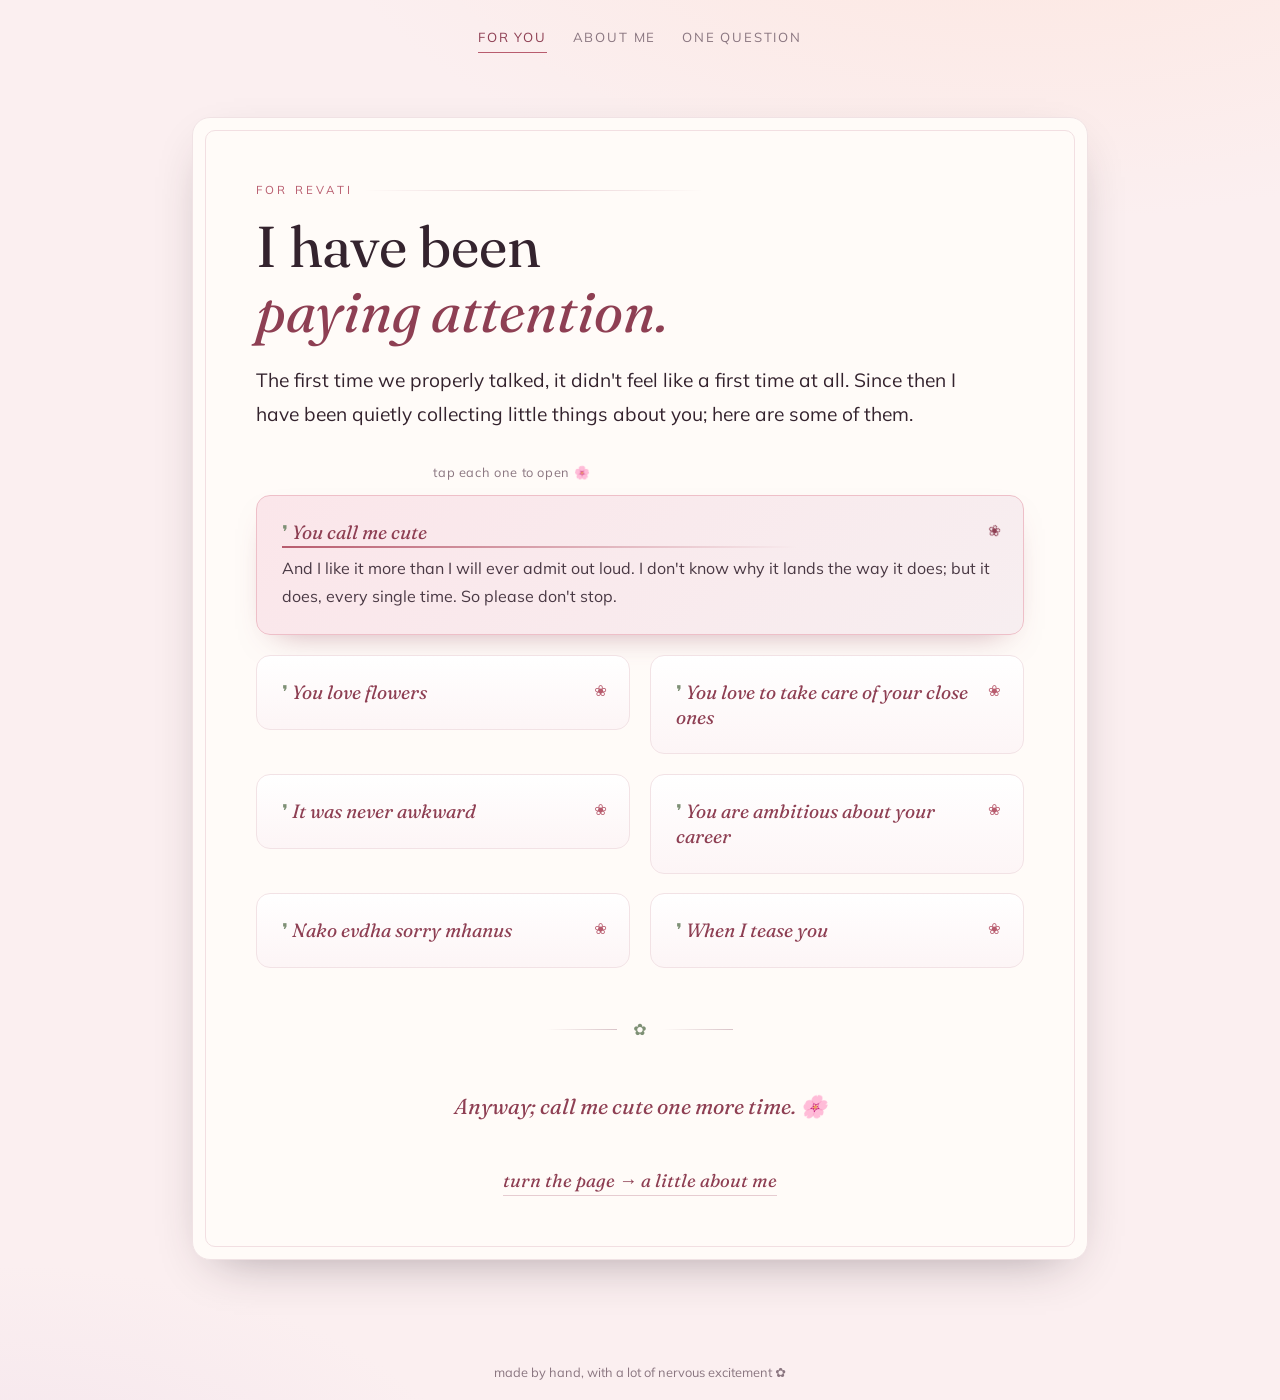
<file: index.html>
<!DOCTYPE html>
<html lang="en">
<head>
  <meta charset="UTF-8" />
  <meta name="viewport" content="width=device-width, initial-scale=1.0" />
  <title>For Revati</title>
  <meta name="description" content="A few things I've noticed." />
  <link rel="stylesheet" href="style.css" />
  <link rel="icon" href="data:image/svg+xml,%3Csvg xmlns='http://www.w3.org/2000/svg' viewBox='0 0 32 32'%3E%3Ctext y='26' font-size='26'%3E%F0%9F%8C%B8%3C/text%3E%3C/svg%3E" />
</head>
<body>

  <!-- ambient drifting petals -->
  <div class="petals" aria-hidden="true">
    <svg class="petal" viewBox="0 0 32 32"><path d="M16 2 C22 8 26 14 16 30 C6 14 10 8 16 2 Z" fill="#e79bab"/></svg>
    <svg class="petal" viewBox="0 0 32 32"><path d="M16 2 C22 8 26 14 16 30 C6 14 10 8 16 2 Z" fill="#f2c1cb"/></svg>
    <svg class="petal" viewBox="0 0 32 32"><path d="M16 2 C22 8 26 14 16 30 C6 14 10 8 16 2 Z" fill="#e79bab"/></svg>
    <svg class="petal" viewBox="0 0 32 32"><path d="M16 2 C22 8 26 14 16 30 C6 14 10 8 16 2 Z" fill="#f7d7bd"/></svg>
    <svg class="petal" viewBox="0 0 32 32"><path d="M16 2 C22 8 26 14 16 30 C6 14 10 8 16 2 Z" fill="#f2c1cb"/></svg>
    <svg class="petal" viewBox="0 0 32 32"><path d="M16 2 C22 8 26 14 16 30 C6 14 10 8 16 2 Z" fill="#e79bab"/></svg>
    <svg class="petal" viewBox="0 0 32 32"><path d="M16 2 C22 8 26 14 16 30 C6 14 10 8 16 2 Z" fill="#f7d7bd"/></svg>
  </div>

  <!-- navigation -->
  <nav class="top">
    <a href="index.html" aria-current="page">For You</a>
    <a href="me.html">About Me</a>
    <a href="date.html">One Question</a>
  </nav>

  <main class="wrap">
    <article class="letter">
      <!-- her name -->
      <p class="eyebrow left">for Revati</p>

      <h1>I have been<br /><em>paying attention.</em></h1>

      <p class="lead">
        The first time we properly talked, it didn't feel like a first time at all. Since then I have been
        quietly collecting little things about you; here are some of them.
      </p>

      <ul class="observations">

        <li class="span">
          <span class="t">You call me cute</span>
          <p class="d">
            And I like it more than I will ever admit out loud. I don't know why it lands the way
            it does; but it does, every single time. So please don't stop.
          </p>
        </li>

        <li>
          <span class="t">You love flowers</span>
          <p class="d">
            So now I can't walk past them. I catch myself photographing the ones in the
            supermarket aisle; phone out before I have even decided to; just because I
            know they will make you smile.
          </p>
        </li>

        <li>
          <span class="t">You love to take care of your close ones</span>
          <p class="d">
            You cook for your roommates like it’s nothing. You look after your sister and her son, you take care 
            of your parents; and somehow you still have room left to check on me. “Medicines ghetlis ka? Jevlas ka? 
            Steam ghetlis ka?” You hold everyone together so quietly that nobody notices how much you carry. So let me be the one who 
            notices. Kadhi tari mala tujhi kalji gheu de.
          </p>
        </li>

        <li>
          <span class="t">It was never awkward</span>
          <p class="d">
            You said you don't connect with people quickly; but this just happened, on its
            own, from the very first day. I still can't quite believe how easy you are to talk to.
          </p>
        </li>    

        <li>
          <span class="t">You are ambitious about your career</span>
          <p class="d">
            A physiotherapist who genuinely loves her work; and now doing research on physiotherapy
            for TB with an international university. That is real work that helps real people, and
            you talk about it like it's nothing. International exposure first, then your own clinic
            back in India; I already believe in both. And when that clinic opens, I am booking the
            very first appointment.
          </p>
        </li>

        <li>
          <span class="t">Nako evdha sorry mhanus</span>
          <p class="d">
            You apologise for the smallest things; for being busy, for falling asleep, for
            being you. <em>Tu jashi ahes tashi perfect ahes.</em> Stop saying sorry.
          </p>
        </li>

        <li>
          <span class="t">When I tease you</span>
          <p class="d">
            You go quiet and send the exact right number of &#128530;. I have genuinely started
            teasing you a little just to watch it happen.
          </p>
        </li>

      </ul>

      <div class="divider"><span class="line"></span>&#10047;<span class="line"></span></div>

      <p class="signoff center">Anyway; call me cute one more time. &#127800;</p>

      <div class="next">
        <a href="me.html">turn the page &rarr; a little about me</a>
      </div>
    </article>
  </main>

  <footer class="foot">made by hand, with a lot of nervous excitement &#10047;</footer>

  <script src="interactions.js" defer></script>
</body>
</html>
</file>
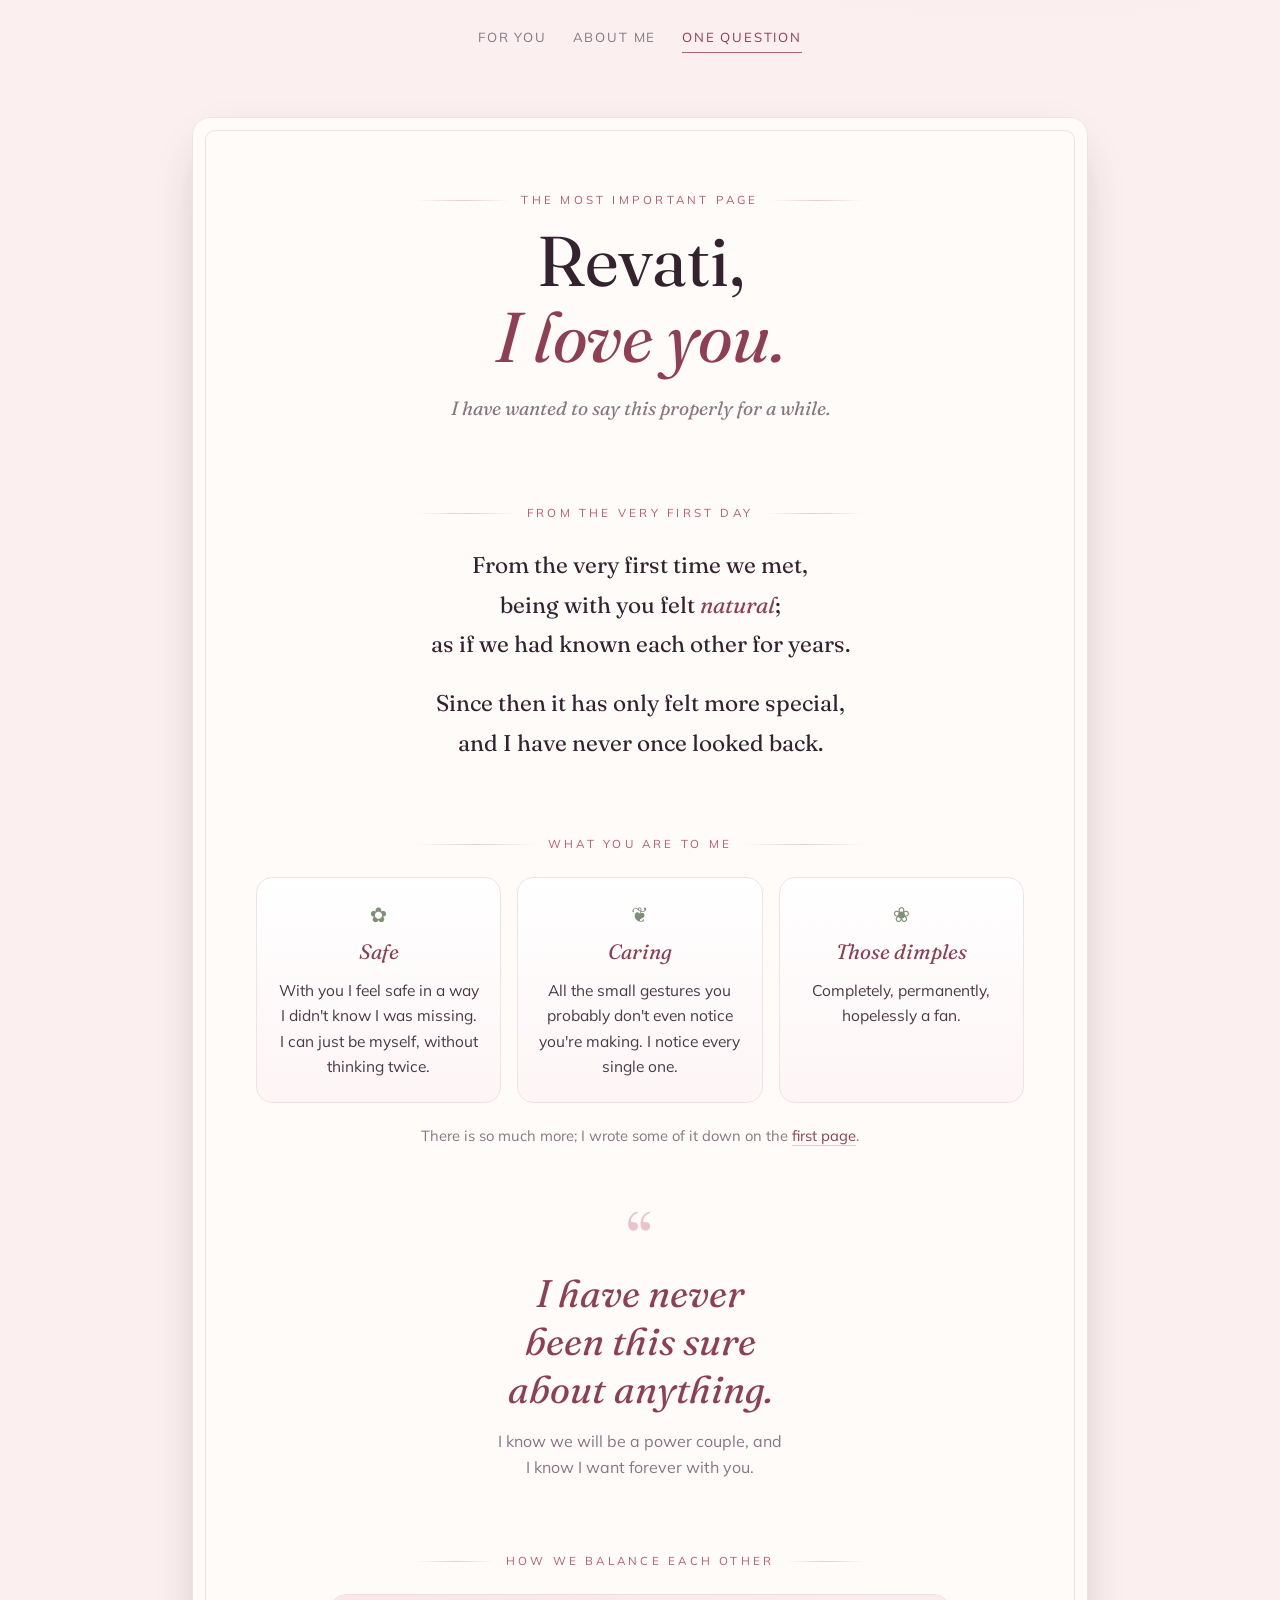
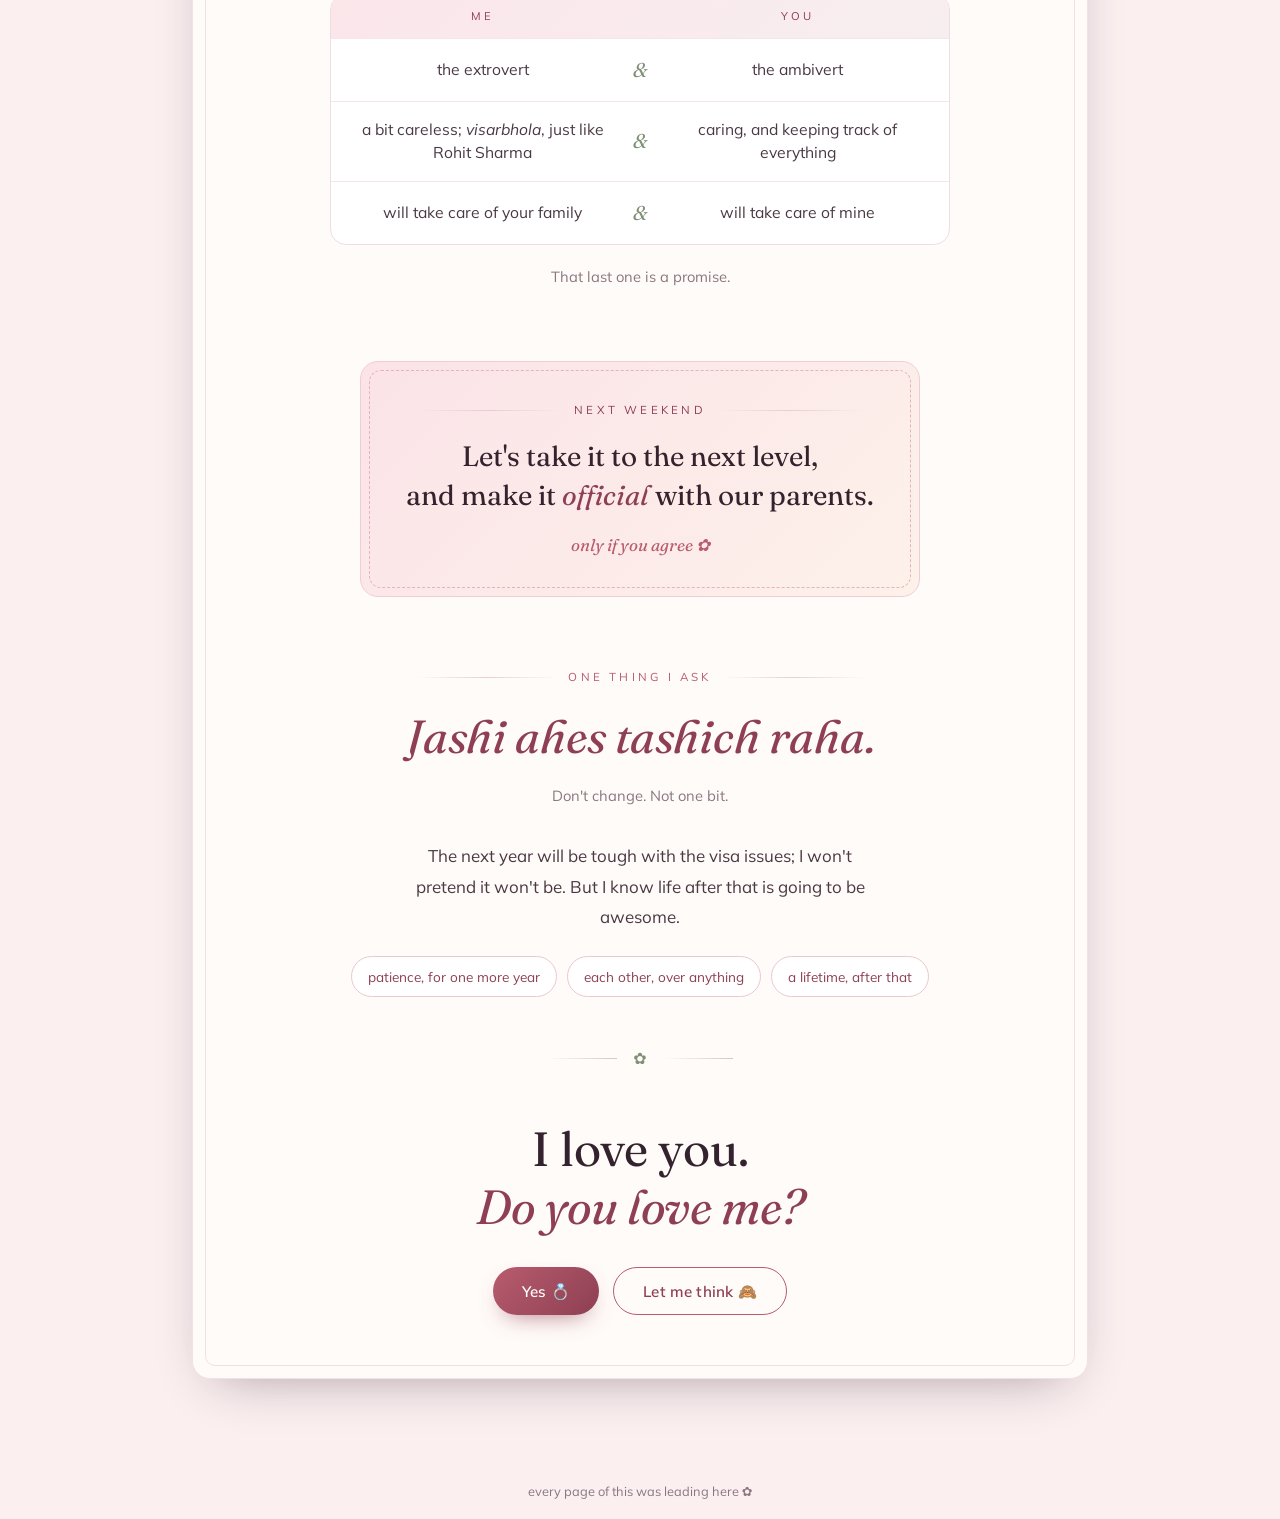
<file: date.html>
<!DOCTYPE html>
<html lang="en">
<head>
  <meta charset="UTF-8" />
  <meta name="viewport" content="width=device-width, initial-scale=1.0" />
  <title>One Question · For Revati</title>
  <meta name="description" content="The most important page." />
  <link rel="stylesheet" href="style.css" />
  <link rel="icon" href="data:image/svg+xml,%3Csvg xmlns='http://www.w3.org/2000/svg' viewBox='0 0 32 32'%3E%3Ctext y='26' font-size='26'%3E%F0%9F%92%8D%3C/text%3E%3C/svg%3E" />
  <style>
    /* ---------- page-only styles for the proposal ---------- */

    /* ---------- proposal layout ---------- */
    .letter { text-align: center; }
    .letter p { margin-left: auto; margin-right: auto; }
    .hero { padding: 0.6rem 0 0.4rem; }
    .hero h1 { font-size: clamp(2.8rem, 9vw, 4.4rem); line-height: 1.08; margin-bottom: 1rem; }
    .hero-sub { font-family: var(--display); font-style: italic; font-size: 1.2rem; color: var(--muted); margin-bottom: 0; }

    .sec { margin-top: clamp(3rem, 8vw, 4.4rem); }
    .sec > .eyebrow { margin-bottom: 1.4rem; }

    .stanza {
      font-family: var(--display); font-size: clamp(1.18rem, 3.4vw, 1.42rem);
      line-height: 1.75; color: var(--ink); max-width: 34ch; margin-bottom: 1.2rem;
    }
    .stanza em { color: var(--rose-deep); }

    .small-note { font-size: 0.92rem; color: var(--muted); margin-top: 1.2rem; margin-bottom: 0; }
    .small-note a { color: var(--rose-deep); text-decoration: none; border-bottom: 1px solid #e6ccd1; }
    .soft { color: #4a3944; max-width: 46ch; margin-top: 2rem; }

    /* three little cards */
    .trio { list-style: none; padding: 0; margin: 0; display: grid; gap: 1rem; grid-template-columns: 1fr; }
    @media (min-width: 680px) { .trio { grid-template-columns: repeat(3, 1fr); } }
    .trio li {
      padding: 1.6rem 1.3rem 1.4rem; border-radius: 16px;
      background: linear-gradient(180deg, #fff 0%, #fdf5f6 100%);
      border: 1px solid #f2e2e5;
    }
    .trio .glyph { display: block; color: var(--sage); font-size: 1.3rem; line-height: 1; margin-bottom: 0.6rem; }
    .trio .k { display: block; font-family: var(--display); font-style: italic; font-size: 1.3rem; color: var(--rose-deep); margin-bottom: 0.5rem; }
    .trio p { font-size: 0.97rem; line-height: 1.65; margin: 0; color: #4a3944; }

    /* pull quote */
    .pull { margin: 0 auto; padding: 0 0.5rem; max-width: 30ch; position: relative; }
    .pull::before {
      content: "\201C"; display: block; font-family: var(--display); font-size: 4.5rem;
      line-height: 0.6; color: #ecc3cc; margin-bottom: 0.4rem;
    }
    .pull p {
      font-family: var(--display); font-style: italic; font-size: clamp(1.7rem, 5.4vw, 2.4rem);
      line-height: 1.25; color: var(--rose-deep); margin-bottom: 1rem;
    }
    .pull cite { display: block; font-style: normal; color: var(--muted); font-size: 1rem; line-height: 1.6; }

    /* balance table */
    .balance {
      max-width: 620px; margin: 0 auto; border-radius: 16px; overflow: hidden;
      border: 1px solid #f0dde1; background: #fff;
    }
    .bal-head, .bal-row { display: grid; grid-template-columns: 1fr 44px 1fr; align-items: center; }
    .bal-head {
      background: linear-gradient(135deg, #fbe6ea 0%, #f7eef0 100%);
      font-size: 0.7rem; letter-spacing: 0.26em; text-transform: uppercase; color: var(--rose-deep);
      padding: 0.75rem 1rem;
    }
    .bal-row { padding: 1rem; border-top: 1px solid #f4e6e9; font-size: 0.98rem; line-height: 1.5; color: #4a3944; }
    .bal-row .amp { font-family: var(--display); font-style: italic; color: var(--sage); font-size: 1.25rem; }

    /* Dasara invitation */
    .invite {
      position: relative; max-width: 560px; margin: 0 auto;
      padding: 2.4rem 1.6rem 2.2rem; border-radius: 18px;
      background: linear-gradient(135deg, #fbe3e8 0%, #fdf1ea 100%);
      border: 1px solid #efcdd4;
    }
    .invite::before {
      content: ""; position: absolute; inset: 8px; border-radius: 12px;
      border: 1px dashed #e3b3be; pointer-events: none;
    }
    .invite .eyebrow { color: var(--rose-deep); margin-bottom: 1rem; }
    .invite-main { font-family: var(--display); font-size: clamp(1.35rem, 4vw, 1.75rem); line-height: 1.4; color: var(--ink); margin-bottom: 0.9rem; }
    .invite-main em { color: var(--rose-deep); }
    .invite-sub { font-family: var(--display); font-style: italic; color: var(--rose); margin: 0; }

    /* the one request */
    .big-italic { font-family: var(--display); font-style: italic; font-size: clamp(2rem, 7vw, 2.9rem); line-height: 1.15; color: var(--rose-deep); margin-bottom: 0; }

    .chips { list-style: none; padding: 0; margin: 1.4rem 0 0; display: flex; flex-wrap: wrap; gap: 0.6rem; justify-content: center; }
    .chips li {
      font-size: 0.85rem; padding: 0.5rem 1rem; border-radius: 999px;
      border: 1px solid #ecc8d0; color: var(--rose-deep); background: #fff;
    }

    @media (max-width: 520px) {
      .bal-head, .bal-row { grid-template-columns: 1fr 30px 1fr; padding-left: 0.7rem; padding-right: 0.7rem; }
      .bal-row { font-size: 0.9rem; }
      .stanza br, .invite-main br { display: none; }
      .stanza { max-width: 28ch; }
    }

    /* the question itself */
    .question {
      font-family: var(--display); font-weight: 400;
      font-size: clamp(2rem, 6vw, 3rem); line-height: 1.2;
      color: var(--ink); text-align: center; margin: 0 auto 0.4rem;
    }
    .question em { color: var(--rose-deep); }

    /* the ring reveal */
    #reply { padding-top: 0.6rem; }
    .ring-wrap { position: relative; width: 190px; height: 190px; margin: 0 auto 0.6rem; }
    .ring-wrap svg.ring { width: 100%; height: 100%; display: block; overflow: visible; }
    .ring-wrap.show svg.ring { animation: ringPop 1.1s cubic-bezier(.2,.9,.25,1.25) both; }
    .ring-wrap::before {
      content: ""; position: absolute; inset: 8%; border-radius: 50%;
      background: radial-gradient(circle, rgba(247, 215, 189, .75) 0%, rgba(242, 193, 203, .35) 45%, transparent 70%);
      opacity: 0; transform: scale(.6);
    }
    .ring-wrap.show::before { animation: glow 2.6s ease-out .3s both; }
    .sparkle { transform-box: fill-box; transform-origin: center; opacity: 0; }
    .ring-wrap.show .sparkle { animation: twinkle 1.8s ease-in-out infinite; }
    .ring-wrap.show .sparkle.s2 { animation-delay: .5s; }
    .ring-wrap.show .sparkle.s3 { animation-delay: 1s; }

    @keyframes ringPop {
      0%   { opacity: 0; transform: translateY(30px) scale(.3) rotate(-25deg); }
      60%  { opacity: 1; transform: translateY(-6px) scale(1.08) rotate(6deg); }
      100% { opacity: 1; transform: none; }
    }
    @keyframes glow {
      0%   { opacity: 0; transform: scale(.6); }
      40%  { opacity: 1; transform: scale(1.15); }
      100% { opacity: .7; transform: scale(1); }
    }
    @keyframes twinkle {
      0%, 100% { opacity: 0; transform: scale(.4) rotate(0deg); }
      50%      { opacity: 1; transform: scale(1) rotate(45deg); }
    }

    /* falling hearts */
    .heart-drop {
      position: fixed; top: -50px; z-index: 6; pointer-events: none;
      animation: heartFall linear forwards;
    }
    .heart-drop svg { width: 100%; height: 100%; display: block; }
    @keyframes heartFall {
      0%   { transform: translate(0, 0) rotate(0deg); opacity: 0; }
      8%   { opacity: 1; }
      100% { transform: translate(var(--sway, 0px), calc(100vh + 80px)) rotate(var(--spin, 180deg)); opacity: .85; }
    }

    @media (prefers-reduced-motion: reduce) {
      .ring-wrap.show svg.ring, .ring-wrap.show::before, .ring-wrap.show .sparkle { animation: none; }
      .ring-wrap.show::before { opacity: .7; transform: none; }
      .sparkle { opacity: 1; }
    }
  </style>
</head>
<body>

  <div class="petals" aria-hidden="true">
    <svg class="petal" viewBox="0 0 32 32"><path d="M16 2 C22 8 26 14 16 30 C6 14 10 8 16 2 Z" fill="#e79bab"/></svg>
    <svg class="petal" viewBox="0 0 32 32"><path d="M16 2 C22 8 26 14 16 30 C6 14 10 8 16 2 Z" fill="#f2c1cb"/></svg>
    <svg class="petal" viewBox="0 0 32 32"><path d="M16 2 C22 8 26 14 16 30 C6 14 10 8 16 2 Z" fill="#e79bab"/></svg>
    <svg class="petal" viewBox="0 0 32 32"><path d="M16 2 C22 8 26 14 16 30 C6 14 10 8 16 2 Z" fill="#f7d7bd"/></svg>
    <svg class="petal" viewBox="0 0 32 32"><path d="M16 2 C22 8 26 14 16 30 C6 14 10 8 16 2 Z" fill="#f2c1cb"/></svg>
    <svg class="petal" viewBox="0 0 32 32"><path d="M16 2 C22 8 26 14 16 30 C6 14 10 8 16 2 Z" fill="#e79bab"/></svg>
    <svg class="petal" viewBox="0 0 32 32"><path d="M16 2 C22 8 26 14 16 30 C6 14 10 8 16 2 Z" fill="#f7d7bd"/></svg>
  </div>

  <nav class="top">
    <a href="index.html">For You</a>
    <a href="me.html">About Me</a>
    <a href="date.html" aria-current="page">One Question</a>
  </nav>

  <main class="wrap">
    <article class="letter">
      <!-- ===== opening ===== -->
      <header class="hero">
        <p class="eyebrow">the most important page</p>
        <h1>Revati,<br /><em>I love you.</em></h1>
        <p class="hero-sub">I have wanted to say this properly for a while.</p>
      </header>

      <!-- ===== how it began ===== -->
      <section class="sec">
        <p class="eyebrow">from the very first day</p>
        <p class="stanza">
          From the very first time we met,<br />
          being with you felt <em>natural</em>;<br />
          as if we had known each other for years.
        </p>
        <p class="stanza">
          Since then it has only felt more special,<br />
          and I have never once looked back.
        </p>
      </section>

      <!-- ===== what you are to me ===== -->
      <section class="sec">
        <p class="eyebrow">what you are to me</p>
        <ul class="trio">
          <li>
            <span class="glyph" aria-hidden="true">&#10047;</span>
            <span class="k">Safe</span>
            <p>With you I feel safe in a way I didn't know I was missing. I can just be myself, without thinking twice.</p>
          </li>
          <li>
            <span class="glyph" aria-hidden="true">&#10086;</span>
            <span class="k">Caring</span>
            <p>All the small gestures you probably don't even notice you're making. I notice every single one.</p>
          </li>
          <li>
            <span class="glyph" aria-hidden="true">&#10048;</span>
            <span class="k">Those dimples</span>
            <p>Completely, permanently, hopelessly a fan.</p>
          </li>
        </ul>
        <p class="small-note">There is so much more; I wrote some of it down on the <a href="index.html">first page</a>.</p>
      </section>

      <!-- ===== pull quote ===== -->
      <section class="sec">
        <blockquote class="pull">
          <p>I have never been this sure about anything.</p>
          <cite>I know we will be a power couple, and I know I want forever with you.</cite>
        </blockquote>
      </section>

      <!-- ===== balance ===== -->
      <section class="sec">
        <p class="eyebrow">how we balance each other</p>
        <div class="balance">
          <div class="bal-head"><span>me</span><span></span><span>you</span></div>
          <div class="bal-row">
            <span class="me">the extrovert</span><span class="amp">&amp;</span><span class="you">the ambivert</span>
          </div>
          <div class="bal-row">
            <span class="me">a bit careless; <em>visarbhola</em>, just like Rohit Sharma</span><span class="amp">&amp;</span><span class="you">caring, and keeping track of everything</span>
          </div>
          <div class="bal-row">
            <span class="me">will take care of your family</span><span class="amp">&amp;</span><span class="you">will take care of mine</span>
          </div>
        </div>
        <p class="small-note">That last one is a promise.</p>
      </section>

      <!-- ===== the next step ===== -->
      <section class="sec">
        <div class="invite">
          <p class="eyebrow">Next Weekend</p>
          <p class="invite-main">Let's take it to the next level, <br />and make it <em>official</em> with our parents.</p>
          <p class="invite-sub">only if you agree &#10047;</p>
        </div>
      </section>

      <!-- ===== one request ===== -->
      <section class="sec">
        <p class="eyebrow">one thing I ask</p>
        <p class="big-italic">Jashi ahes tashich raha.</p>
        <p class="small-note">Don't change. Not one bit.</p>

        <p class="center soft">
          The next year will be tough with the visa issues; I won't pretend it won't be.
          But I know life after that is going to be awesome.
        </p>
        <ul class="chips">
          <li>patience, for one more year</li>
          <li>each other, over anything</li>
          <li>a lifetime, after that</li>
        </ul>
      </section>

      <div class="divider"><span class="line"></span>&#10047;<span class="line"></span></div>

      <!-- the question -->
      <div id="ask" class="center">
        <p class="question">I love you.<br /><em>Do you love me?</em></p>
        <div class="btn-row">
          <button class="btn" id="yesBtn">Yes &#128141;</button>
          <button class="btn ghost" id="thinkBtn">Let me think &#128584;</button>
        </div>
      </div>

      <div id="reply" class="center" hidden>
        <div class="ring-wrap" id="ringWrap" hidden aria-hidden="true">
          <svg class="ring" viewBox="0 0 200 200">
            <defs>
              <linearGradient id="gold" x1="0" y1="0" x2="1" y2="1">
                <stop offset="0" stop-color="#f3d99a"/>
                <stop offset=".45" stop-color="#c6a15b"/>
                <stop offset=".75" stop-color="#e9c97f"/>
                <stop offset="1" stop-color="#9c7a3c"/>
              </linearGradient>
              <linearGradient id="gem" x1="0" y1="0" x2="0" y2="1">
                <stop offset="0" stop-color="#ffffff"/>
                <stop offset=".5" stop-color="#fbe6ea"/>
                <stop offset="1" stop-color="#e3c4d0"/>
              </linearGradient>
            </defs>
            <!-- band -->
            <ellipse cx="100" cy="132" rx="52" ry="50" fill="none" stroke="url(#gold)" stroke-width="11"/>
            <ellipse cx="100" cy="132" rx="52" ry="50" fill="none" stroke="#fff" stroke-opacity=".35" stroke-width="2" transform="translate(-3 -3)"/>
            <!-- setting / prongs -->
            <path d="M84 84 L92 70 M116 84 L108 70 M100 86 L100 72" stroke="url(#gold)" stroke-width="4" stroke-linecap="round"/>
            <path d="M80 86 Q100 96 120 86" fill="none" stroke="url(#gold)" stroke-width="6" stroke-linecap="round"/>
            <!-- diamond -->
            <polygon points="74,52 126,52 138,64 100,98 62,64" fill="url(#gem)" stroke="#d9a9b6" stroke-width="1.5" stroke-linejoin="round"/>
            <polyline points="62,64 138,64" fill="none" stroke="#d9a9b6" stroke-width="1.2"/>
            <polyline points="74,52 86,64 100,52 114,64 126,52" fill="none" stroke="#d9a9b6" stroke-width="1.2" stroke-linejoin="round"/>
            <polyline points="86,64 100,98 114,64" fill="none" stroke="#d9a9b6" stroke-width="1.2" stroke-linejoin="round"/>
            <polygon points="78,55 90,55 84,61" fill="#fff" opacity=".9"/>
            <!-- sparkles -->
            <path class="sparkle s1" d="M150 40 l3 9 9 3 -9 3 -3 9 -3 -9 -9 -3 9 -3z" fill="#c6a15b"/>
            <path class="sparkle s2" d="M46 34 l2 6 6 2 -6 2 -2 6 -2 -6 -6 -2 6 -2z" fill="#e79bab"/>
            <path class="sparkle s3" d="M160 96 l2 6 6 2 -6 2 -2 6 -2 -6 -6 -2 6 -2z" fill="#e79bab"/>
          </svg>
        </div>
        <p class="signoff" id="replyText"></p>
        <p class="muted" id="replySub"></p>
      </div>
    </article>
  </main>

  <footer class="foot">every page of this was leading here &#10047;</footer>

  <script>
    const yesBtn    = document.getElementById('yesBtn');
    const thinkBtn  = document.getElementById('thinkBtn');
    const ask       = document.getElementById('ask');
    const reply     = document.getElementById('reply');
    const ringWrap  = document.getElementById('ringWrap');
    const replyText = document.getElementById('replyText');
    const replySub  = document.getElementById('replySub');

    const reduce = window.matchMedia('(prefers-reduced-motion: reduce)').matches;
    const HEART_COLORS = ['#b85c6e', '#e79bab', '#dd8aa0', '#8e3f53', '#f2c1cb'];
    const HEART_PATH = 'M16 29 C16 29 2 20 2 10.5 C2 6 5.5 3 9.5 3 C12.5 3 14.8 4.8 16 7 C17.2 4.8 19.5 3 22.5 3 C26.5 3 30 6 30 10.5 C30 20 16 29 16 29 Z';

    function dropHeart() {
      const h = document.createElement('div');
      h.className = 'heart-drop';
      const size = 16 + Math.random() * 26;
      const color = HEART_COLORS[Math.floor(Math.random() * HEART_COLORS.length)];
      h.innerHTML = '<svg viewBox="0 0 32 32"><path d="' + HEART_PATH + '" fill="' + color + '"/></svg>';
      h.style.width = size + 'px';
      h.style.height = size + 'px';
      h.style.left = (Math.random() * 100) + 'vw';
      h.style.setProperty('--sway', (Math.random() * 160 - 80).toFixed(0) + 'px');
      h.style.setProperty('--spin', (Math.random() * 360 - 180).toFixed(0) + 'deg');
      const dur = 3 + Math.random() * 3;
      h.style.animationDuration = dur + 's';
      document.body.appendChild(h);
      setTimeout(() => h.remove(), dur * 1000 + 200);
    }

    function heartShower() {
      if (reduce) return;
      // big first burst, then a steady drizzle for a while
      for (let i = 0; i < 40; i++) setTimeout(dropHeart, i * 45);
      let n = 0;
      const drizzle = setInterval(() => {
        dropHeart(); dropHeart();
        if (++n > 60) clearInterval(drizzle);
      }, 140);
    }

    yesBtn.addEventListener('click', () => {
      ask.hidden = true;
      reply.hidden = false;
      ringWrap.hidden = false;
      requestAnimationFrame(() => ringWrap.classList.add('show'));
      replyText.innerHTML = 'You just made me the happiest person alive. &#10084;&#65039;';
      replySub.textContent = "No rush : let’s tell our parents whenever it feels right for both of us. Vahini’s delivery is on the 21st, so my family has a lot going on next week; I’ll tell them next weekend, or whenever the moment feels right. You do the same, at your own pace. I love you, Revati. Forever starts now.";
      heartShower();
      reply.scrollIntoView({ behavior: reduce ? 'auto' : 'smooth', block: 'center' });
    });

    thinkBtn.addEventListener('click', () => {
      ask.hidden = true;
      reply.hidden = false;
      replyText.innerHTML = 'Take all the time you need. &#127800;';
      replySub.textContent = "There's no rush, my answer isn't going anywhere, and neither am I.";
      reply.scrollIntoView({ behavior: reduce ? 'auto' : 'smooth', block: 'center' });
    });
  </script>
</body>
</html>
</file>
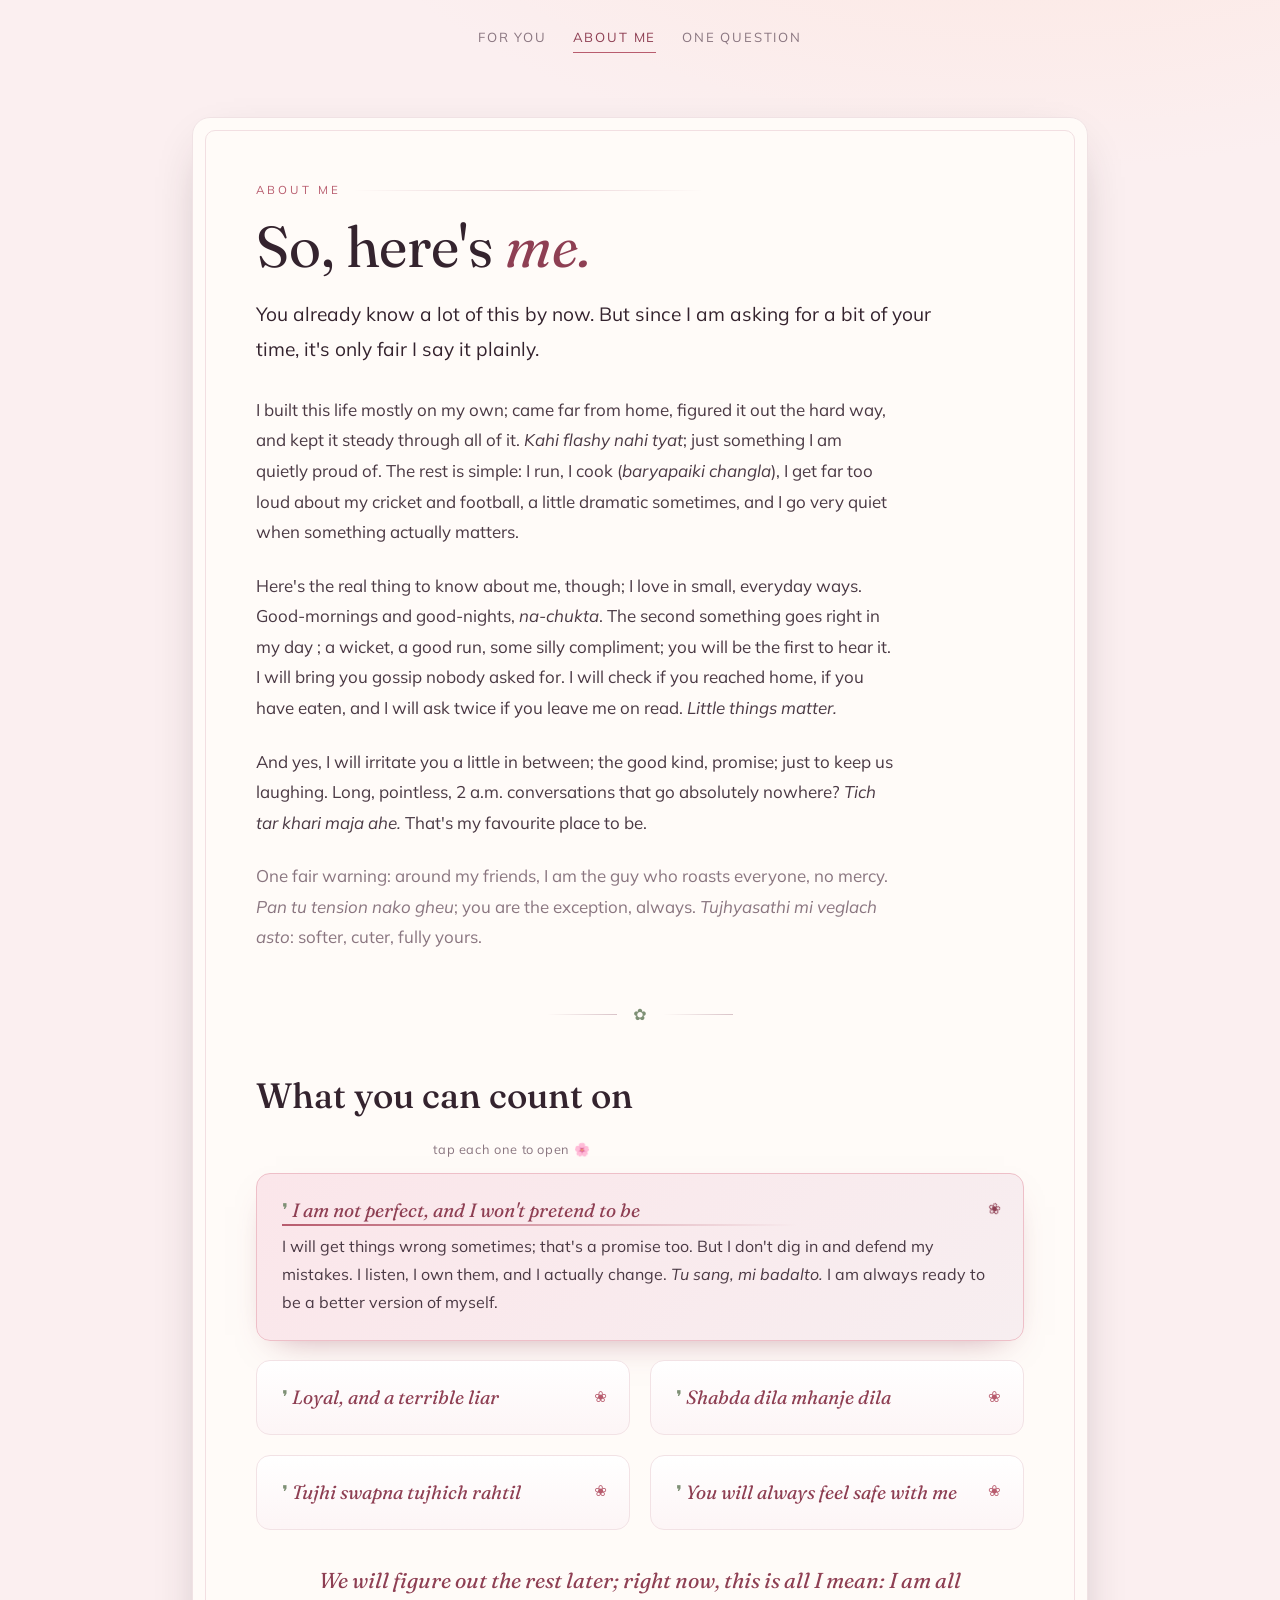
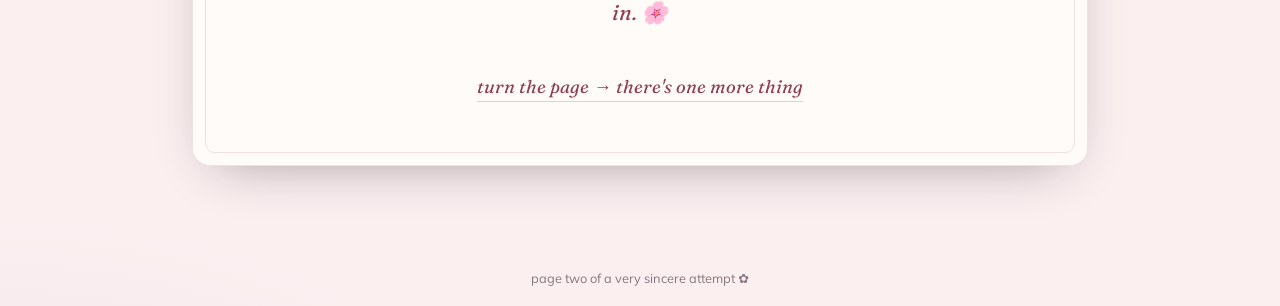
<file: me.html>
<!DOCTYPE html>
<html lang="en">
<head>
  <meta charset="UTF-8" />
  <meta name="viewport" content="width=device-width, initial-scale=1.0" />
  <title>About Me · For Revati</title>
  <meta name="description" content="The honest version, for you." />
  <link rel="stylesheet" href="style.css" />
  <link rel="icon" href="data:image/svg+xml,%3Csvg xmlns='http://www.w3.org/2000/svg' viewBox='0 0 32 32'%3E%3Ctext y='26' font-size='26'%3E%F0%9F%8C%B8%3C/text%3E%3C/svg%3E" />
</head>
<body>

  <div class="petals" aria-hidden="true">
    <svg class="petal" viewBox="0 0 32 32"><path d="M16 2 C22 8 26 14 16 30 C6 14 10 8 16 2 Z" fill="#e79bab"/></svg>
    <svg class="petal" viewBox="0 0 32 32"><path d="M16 2 C22 8 26 14 16 30 C6 14 10 8 16 2 Z" fill="#f2c1cb"/></svg>
    <svg class="petal" viewBox="0 0 32 32"><path d="M16 2 C22 8 26 14 16 30 C6 14 10 8 16 2 Z" fill="#e79bab"/></svg>
    <svg class="petal" viewBox="0 0 32 32"><path d="M16 2 C22 8 26 14 16 30 C6 14 10 8 16 2 Z" fill="#f7d7bd"/></svg>
    <svg class="petal" viewBox="0 0 32 32"><path d="M16 2 C22 8 26 14 16 30 C6 14 10 8 16 2 Z" fill="#f2c1cb"/></svg>
    <svg class="petal" viewBox="0 0 32 32"><path d="M16 2 C22 8 26 14 16 30 C6 14 10 8 16 2 Z" fill="#e79bab"/></svg>
    <svg class="petal" viewBox="0 0 32 32"><path d="M16 2 C22 8 26 14 16 30 C6 14 10 8 16 2 Z" fill="#f7d7bd"/></svg>
  </div>

  <nav class="top">
    <a href="index.html">For You</a>
    <a href="me.html" aria-current="page">About Me</a>
    <a href="date.html">One Question</a>
  </nav>

  <main class="wrap">
    <article class="letter">
      <p class="eyebrow left">about me</p>

      <h1>So, here's <em>me.</em></h1>

      <p class="lead">
        You already know a lot of this by now. But since I am asking for a bit of your time,
        it's only fair I say it plainly.
      </p>

      <p>
        I built this life mostly on my own; came far from home, figured it out the hard way,
        and kept it steady through all of it. <em>Kahi flashy nahi tyat</em>; just something I
        am quietly proud of. The rest is simple: I run, I cook (<em>baryapaiki changla</em>), I get
        far too loud about my cricket and football, a little dramatic sometimes, and I go very quiet
        when something actually matters.
      </p>

      <p>
        Here's the real thing to know about me, though; I love in small, everyday ways.
        Good-mornings and good-nights, <em>na-chukta</em>. The second something goes right in my day
        ; a wicket, a good run, some silly compliment; you will be the first to hear it.
        I will bring you gossip nobody asked for. I will check if you reached home, if you have eaten,
        and I will ask twice if you leave me on read. <em>Little things matter.</em>
      </p>

      <p>
        And yes, I will irritate you a little in between; the good kind, promise; just
        to keep us laughing. Long, pointless, 2 a.m. conversations that go absolutely nowhere?
        <em>Tich tar khari maja ahe.</em> That's my favourite place to be.
      </p>

      <p class="muted">
        One fair warning: around my friends, I am the guy who roasts everyone, no mercy.
        <em>Pan tu tension nako gheu</em>; you are the exception, always.
        <em>Tujhyasathi mi veglach asto</em>: softer, cuter, fully yours.
      </p>

      <div class="divider"><span class="line"></span>&#10047;<span class="line"></span></div>

      <h2>What you can count on</h2>
      <ul class="observations">

        <li class="span">
          <span class="t">I am not perfect, and I won't pretend to be</span>
          <p class="d">
            I will get things wrong sometimes; that's a promise too. But I don't dig in and
            defend my mistakes. I listen, I own them, and I actually change. <em>Tu sang, mi badalto.</em>
            I am always ready to be a better version of myself.
          </p>
        </li>

        <li>
          <span class="t">Loyal, and a terrible liar</span>
          <p class="d">
            You will always get the real version of me; no games, no half-truths, no other
            versions running quietly on the side. <em>Je asel te samor.</em> What you see is
            genuinely, fully what you get.
          </p>
        </li>

        <li>
          <span class="t">Shabda dila mhanje dila</span>
          <p class="d">
            I keep my promises; even the small ones, even the inconvenient ones. If I said
            I would do something, consider it done. You will never have to remind me twice, or
            wonder if I meant it.
          </p>
        </li>

        <li>
          <span class="t">Tujhi swapna tujhich rahtil</span>
          <p class="d">
            Your goals stay yours; your ambition, your growth, your work. I am not here to
            slow you down or ask you to play smaller. I will just be the loudest one cheering, right
            there beside you.
          </p>
        </li>

        <li>
          <span class="t">You will always feel safe with me</span>
          <p class="d">
            <em>Majhya lokansathi mi khup protective ahe.</em> With you, that means you never have
            to carry the heavy stuff alone. Whatever it is; I have got you, quietly, always.
          </p>
        </li>

      </ul>

      <p class="signoff center">We will figure out the rest later; right now, this is all I mean: I am all in. &#127800;</p>

      <div class="next">
        <a href="date.html">turn the page &rarr; there's one more thing</a>
      </div>
    </article>
  </main>

  <footer class="foot">page two of a very sincere attempt &#10047;</footer>

  <script src="interactions.js" defer></script>
</body>
</html>
</file>
<file: style.css>
/* =========================================================
   For Revati — a little keepsake site
   Theme: "monsoon garden at dusk" — blush, dusty rose, sage, soft gold
   Shared styles for all pages
   ========================================================= */

@import url('https://fonts.googleapis.com/css2?family=Fraunces:ital,opsz,wght@0,9..144,400;0,9..144,500;0,9..144,600;1,9..144,400;1,9..144,500&family=Mulish:wght@300;400;500;600&display=swap');

:root {
  --ink:        #34232e;   /* deep plum-brown, main text */
  --bg:         #fbeff0;   /* pale blush background      */
  --paper:      #fffbf8;   /* card / letter surface      */
  --rose:       #b85c6e;   /* dusty rose accent          */
  --rose-deep:  #8e3f53;   /* deeper rose for hovers     */
  --sage:       #7e9075;   /* muted stem green           */
  --gold:       #c6a15b;   /* soft gold detail           */
  --muted:      #8a7680;   /* muted supporting text      */

  --display: 'Fraunces', Georgia, serif;
  --body:    'Mulish', system-ui, sans-serif;

  --maxw: 940px;
  --radius: 18px;
  --shadow: 0 18px 50px -24px rgba(52, 35, 46, 0.45);
}

* { box-sizing: border-box; }

html { scroll-behavior: smooth; }

body {
  margin: 0;
  font-family: var(--body);
  color: var(--ink);
  background:
    radial-gradient(1200px 600px at 80% -10%, #fde6df 0%, transparent 60%),
    radial-gradient(900px 500px at 0% 110%, #f3e4ec 0%, transparent 55%),
    var(--bg);
  line-height: 1.7;
  min-height: 100vh;
  -webkit-font-smoothing: antialiased;
}

/* ---------- Ambient drifting petals ---------- */
.petals { position: fixed; inset: 0; overflow: hidden; pointer-events: none; z-index: 0; }
.petal {
  position: absolute;
  top: -8%;
  width: 26px; height: 26px;
  opacity: 0.55;
  animation: fall linear infinite;
}
.petal:nth-child(1){ left: 8%;  animation-duration: 17s; animation-delay: 0s;   }
.petal:nth-child(2){ left: 22%; animation-duration: 22s; animation-delay: 4s;   width: 20px; height: 20px;}
.petal:nth-child(3){ left: 39%; animation-duration: 19s; animation-delay: 9s;   }
.petal:nth-child(4){ left: 55%; animation-duration: 24s; animation-delay: 2s;   width: 30px; height: 30px;}
.petal:nth-child(5){ left: 70%; animation-duration: 20s; animation-delay: 6s;   }
.petal:nth-child(6){ left: 85%; animation-duration: 23s; animation-delay: 11s;  width: 18px; height: 18px;}
.petal:nth-child(7){ left: 93%; animation-duration: 18s; animation-delay: 3s;   }

@keyframes fall {
  0%   { transform: translateY(-10vh) rotate(0deg);   opacity: 0; }
  10%  { opacity: 0.6; }
  90%  { opacity: 0.6; }
  100% { transform: translateY(112vh) rotate(300deg); opacity: 0; }
}

/* ---------- Layout ---------- */
.wrap {
  position: relative;
  z-index: 1;
  max-width: var(--maxw);
  margin: 0 auto;
  padding: 2rem 1.4rem 4rem;
}

/* ---------- Top navigation ---------- */
nav.top {
  position: relative;
  z-index: 2;
  display: flex;
  justify-content: center;
  gap: 1.6rem;
  padding: 1.6rem 1rem 0.4rem;
  flex-wrap: wrap;
}
nav.top a {
  font-family: var(--body);
  font-size: 0.82rem;
  letter-spacing: 0.14em;
  text-transform: uppercase;
  color: var(--muted);
  text-decoration: none;
  padding-bottom: 4px;
  border-bottom: 1.5px solid transparent;
  transition: color .25s, border-color .25s;
}
nav.top a:hover,
nav.top a[aria-current="page"] { color: var(--rose-deep); border-color: var(--rose); }

/* ---------- The "letter" card ---------- */
.letter {
  background: var(--paper);
  border-radius: var(--radius);
  box-shadow: var(--shadow);
  border: 1px solid #f0e2e4;
  padding: clamp(2rem, 5.5vw, 3.9rem);
  margin-top: 1.6rem;
  position: relative;
}
.letter::before {
  /* soft inner keyline like an embossed card */
  content: "";
  position: absolute;
  inset: 12px;
  border: 1px solid #f2dfe2;
  border-radius: calc(var(--radius) - 8px);
  pointer-events: none;
}

/* ---------- Eyebrow / small labels ---------- */
.eyebrow {
  font-family: var(--body);
  font-size: 0.72rem;
  letter-spacing: 0.28em;
  text-transform: uppercase;
  color: var(--rose);
  margin: 0 0 0.8rem;
  display: flex; align-items: center; gap: 0.7rem;
}
.eyebrow::before, .eyebrow::after {
  content: ""; height: 1px; flex: 1 1 auto; background: linear-gradient(90deg, transparent, #e7cdd2, transparent);
}
.eyebrow.left::before { display: none; }

/* ---------- Headings & text ---------- */
h1, h2, h3 { font-family: var(--display); font-weight: 500; color: var(--ink); line-height: 1.14; margin: 0 0 0.6rem; }
h1 { font-size: clamp(2.4rem, 7vw, 3.6rem); font-weight: 400; margin-bottom: 1.1rem; }
h1 em { font-style: italic; color: var(--rose-deep); }
h2 { font-size: clamp(1.6rem, 4.5vw, 2.2rem); margin-top: 3rem; margin-bottom: 1rem; }
h3 { font-size: 1.15rem; }

p { margin: 0 0 1.45rem; color: #4a3944; font-size: 1.06rem; line-height: 1.8; max-width: 64ch; }
p.lead { font-size: 1.2rem; color: var(--ink); margin-bottom: 1.8rem; max-width: 60ch; }
.muted { color: var(--muted); }
a.inline { color: var(--rose-deep); }

.center { text-align: center; margin-left: auto; margin-right: auto; }
.signoff {
  font-family: var(--display);
  font-style: italic;
  font-size: 1.35rem;
  line-height: 1.5;
  color: var(--rose-deep);
  margin-top: 2.2rem;
  max-width: 46ch;
}

/* ---------- Pressed-flower divider ---------- */
.divider { display: flex; align-items: center; justify-content: center; gap: 1rem; margin: 3rem 0; color: var(--sage); }
.divider .line { height: 1px; width: 70px; background: linear-gradient(90deg, transparent, #d9c3c8); }

/* ---------- "Things about you" list ---------- */
.notes { list-style: none; margin: 1.4rem 0 0; padding: 0; display: grid; gap: 0.9rem; }
.notes li {
  display: flex; gap: 0.9rem; align-items: flex-start;
  padding: 0.9rem 1rem; border-radius: 12px;
  background: linear-gradient(180deg, #fff 0%, #fdf5f6 100%);
  border: 1px solid #f2e2e5;
}
.notes li .bud { flex: 0 0 auto; color: var(--rose); margin-top: 2px; }
.notes li span.txt { color: #4a3944; }

/* ---------- Observation cards (About Her page) ---------- */
.observations {
  list-style: none;
  margin: 1.4rem 0 0;
  padding: 0;
  display: grid;
  gap: 1.2rem;
  grid-template-columns: 1fr;
  align-items: start;
}
@media (min-width: 640px) {
  .observations { grid-template-columns: 1fr 1fr; }
}
.observations li {
  padding: 1.5rem 1.6rem;
  border-radius: 14px;
  background: linear-gradient(180deg, #fff 0%, #fdf5f6 100%);
  border: 1px solid #f2e2e5;
  transition: transform .25s, box-shadow .25s, border-color .25s;
}
.observations li:hover {
  transform: translateY(-3px);
  box-shadow: 0 14px 30px -18px rgba(142, 63, 83, 0.45);
  border-color: #ecccd3;
}
.observations li .t {
  display: block;
  font-family: var(--display);
  font-style: italic;
  font-size: 1.2rem;
  line-height: 1.3;
  color: var(--rose-deep);
  margin-bottom: 0.55rem;
}
.observations li .t::before { content: "\275C\00a0"; color: var(--sage); font-style: normal; }
.observations li .d { color: #4a3944; font-size: 1rem; line-height: 1.75; margin: 0; max-width: none; }

/* Full-width card that spans both columns for a highlighted line */
@media (min-width: 640px) {
  .observations li.span { grid-column: 1 / -1; }
}
.observations li.span {
  background: linear-gradient(135deg, #fbe6ea 0%, #f7eef0 100%);
  border-color: #efcdd4;
}

/* ---------- Buttons ---------- */
.btn {
  display: inline-block;
  font-family: var(--body);
  font-weight: 600;
  font-size: 0.95rem;
  letter-spacing: 0.02em;
  color: #fff;
  background: linear-gradient(135deg, var(--rose) 0%, var(--rose-deep) 100%);
  padding: 0.85rem 1.8rem;
  border-radius: 999px;
  text-decoration: none;
  border: none;
  cursor: pointer;
  box-shadow: 0 10px 24px -12px rgba(142, 63, 83, 0.8);
  transition: transform .2s, box-shadow .2s;
}
.btn:hover { transform: translateY(-2px); box-shadow: 0 16px 30px -12px rgba(142, 63, 83, 0.9); }
.btn.ghost {
  background: transparent; color: var(--rose-deep);
  border: 1.5px solid var(--rose); box-shadow: none;
}
.btn.ghost:hover { background: #fbeef1; }

.btn-row { display: flex; gap: 0.9rem; flex-wrap: wrap; justify-content: center; margin-top: 2rem; }

/* ---------- Page turn hint at bottom ---------- */
.next {
  margin-top: 2.6rem; text-align: center;
}
.next a {
  font-family: var(--display); font-style: italic; font-size: 1.15rem;
  color: var(--rose-deep); text-decoration: none;
  border-bottom: 1px solid #e6ccd1; padding-bottom: 3px;
}
.next a:hover { border-color: var(--rose); }

/* ---------- Footer ---------- */
footer.foot { text-align: center; color: var(--muted); font-size: 0.8rem; padding: 2.4rem 1rem 1rem; position: relative; z-index: 1; }

/* ---------- Focus visibility ---------- */
:focus-visible { outline: 2px solid var(--rose); outline-offset: 3px; border-radius: 4px; }

/* =========================================================
   Interactive tiles + motion (progressive enhancement)
   Activates only once JS marks the list enhanced.
   Without JS, every card stays fully open and readable.
   ========================================================= */

/* gentle page-load lift for the whole letter */
@keyframes riseIn { from { opacity: 0; transform: translateY(16px); } to { opacity: 1; transform: none; } }
.letter { animation: riseIn .7s ease both; }

/* small caption JS drops in above the tiles */
.observations.is-enhanced { margin-top: 0.4rem; }
.tiles-hint {
  text-align: center;
  color: var(--muted);
  font-size: 0.8rem;
  letter-spacing: 0.05em;
  margin: 1.4rem 0 0.7rem;
}

/* --- enhanced (clickable) tiles --- */
.observations.is-enhanced li {
  cursor: pointer;
  position: relative;
}
.observations.is-enhanced li::after {
  content: "\2740";               /* floral heart mark */
  position: absolute;
  top: 1.4rem;
  right: 1.4rem;
  color: var(--rose);
  font-size: 0.95rem;
  transition: transform .45s cubic-bezier(.2,.8,.2,1), color .3s;
}
.observations.is-enhanced li:hover::after { color: var(--rose-deep); }
.observations.is-enhanced li.open::after { transform: rotate(225deg); color: var(--rose-deep); }

/* collapse the description; unfold on .open */
.observations.is-enhanced li .d {
  max-height: 0;
  opacity: 0;
  margin-top: 0;
  transform: translateY(-4px);
  overflow: hidden;
  transition: max-height .5s cubic-bezier(.2,.8,.2,1),
              opacity .4s ease,
              margin-top .5s ease,
              transform .5s ease;
}
.observations.is-enhanced li.open .d {
  max-height: 26em;
  opacity: 1;
  margin-top: 0.6rem;
  transform: none;
}
.observations.is-enhanced li:active { transform: translateY(-1px) scale(.995); }
.observations.is-enhanced li.open {
  border-color: #eebfc8;
  box-shadow: 0 14px 34px -20px rgba(142, 63, 83, 0.55);
}

/* ink underline that draws itself under the title on hover */
.observations.is-enhanced li .t { position: relative; margin-bottom: 0; padding-right: 1.6rem; }
.observations.is-enhanced li .t::after {
  content: "";
  position: absolute;
  left: 0; bottom: -3px;
  height: 1.5px; width: 0;
  background: linear-gradient(90deg, var(--rose), transparent);
  transition: width .45s cubic-bezier(.2,.8,.2,1);
}
.observations.is-enhanced li:hover .t::after,
.observations.is-enhanced li.open .t::after { width: 72%; }

/* --- words that "bloom" in, one after another --- */
.observations.is-enhanced li .d .wd {
  display: inline-block;
  opacity: 0;
  transform: translateY(10px);
  filter: blur(5px);
  transition: opacity .5s ease, transform .5s cubic-bezier(.2,.8,.2,1), filter .5s ease;
  will-change: opacity, transform, filter;
}
.observations.is-enhanced li .d .wd.on {
  opacity: 1;
  transform: none;
  filter: none;
}

/* petals that drift up when a card finishes */
.burst-petal {
  position: absolute;
  pointer-events: none;
  z-index: 4;
  opacity: 0;
  animation: petalFloat 1.35s cubic-bezier(.2,.7,.3,1) forwards;
  filter: drop-shadow(0 3px 4px rgba(142,63,83,0.18));
}
.burst-petal svg { width: 100%; height: 100%; display: block; }
@keyframes petalFloat {
  0%   { opacity: 0;   transform: translate(0, 0) rotate(0deg) scale(.4); }
  20%  { opacity: 1;   transform: translate(0, -8px) rotate(25deg) scale(1.05); }
  100% { opacity: 0;   transform: translate(var(--dx, 0), var(--dy, -110px)) rotate(var(--dr, 200deg)) scale(.9); }
}

/* --- scroll reveal --- */
.reveal { opacity: 0; transform: translateY(20px); transition: opacity .6s ease, transform .6s ease; }
.reveal.in { opacity: 1; transform: none; }

/* ---------- Reduced motion ---------- */
@media (prefers-reduced-motion: reduce) {
  .petal { animation: none; display: none; }
  html { scroll-behavior: auto; }
  .btn:hover { transform: none; }
  .letter { animation: none; }
  .reveal { opacity: 1; transform: none; transition: none; }
  .observations.is-enhanced li .d { transition: opacity .2s ease; }
  .observations.is-enhanced li::after { transition: color .2s ease; }
  .type-cursor, .burst-petal { display: none; }
  .observations.is-enhanced li .d .wd { opacity: 1; transform: none; filter: none; transition: none; }
}
</file>
